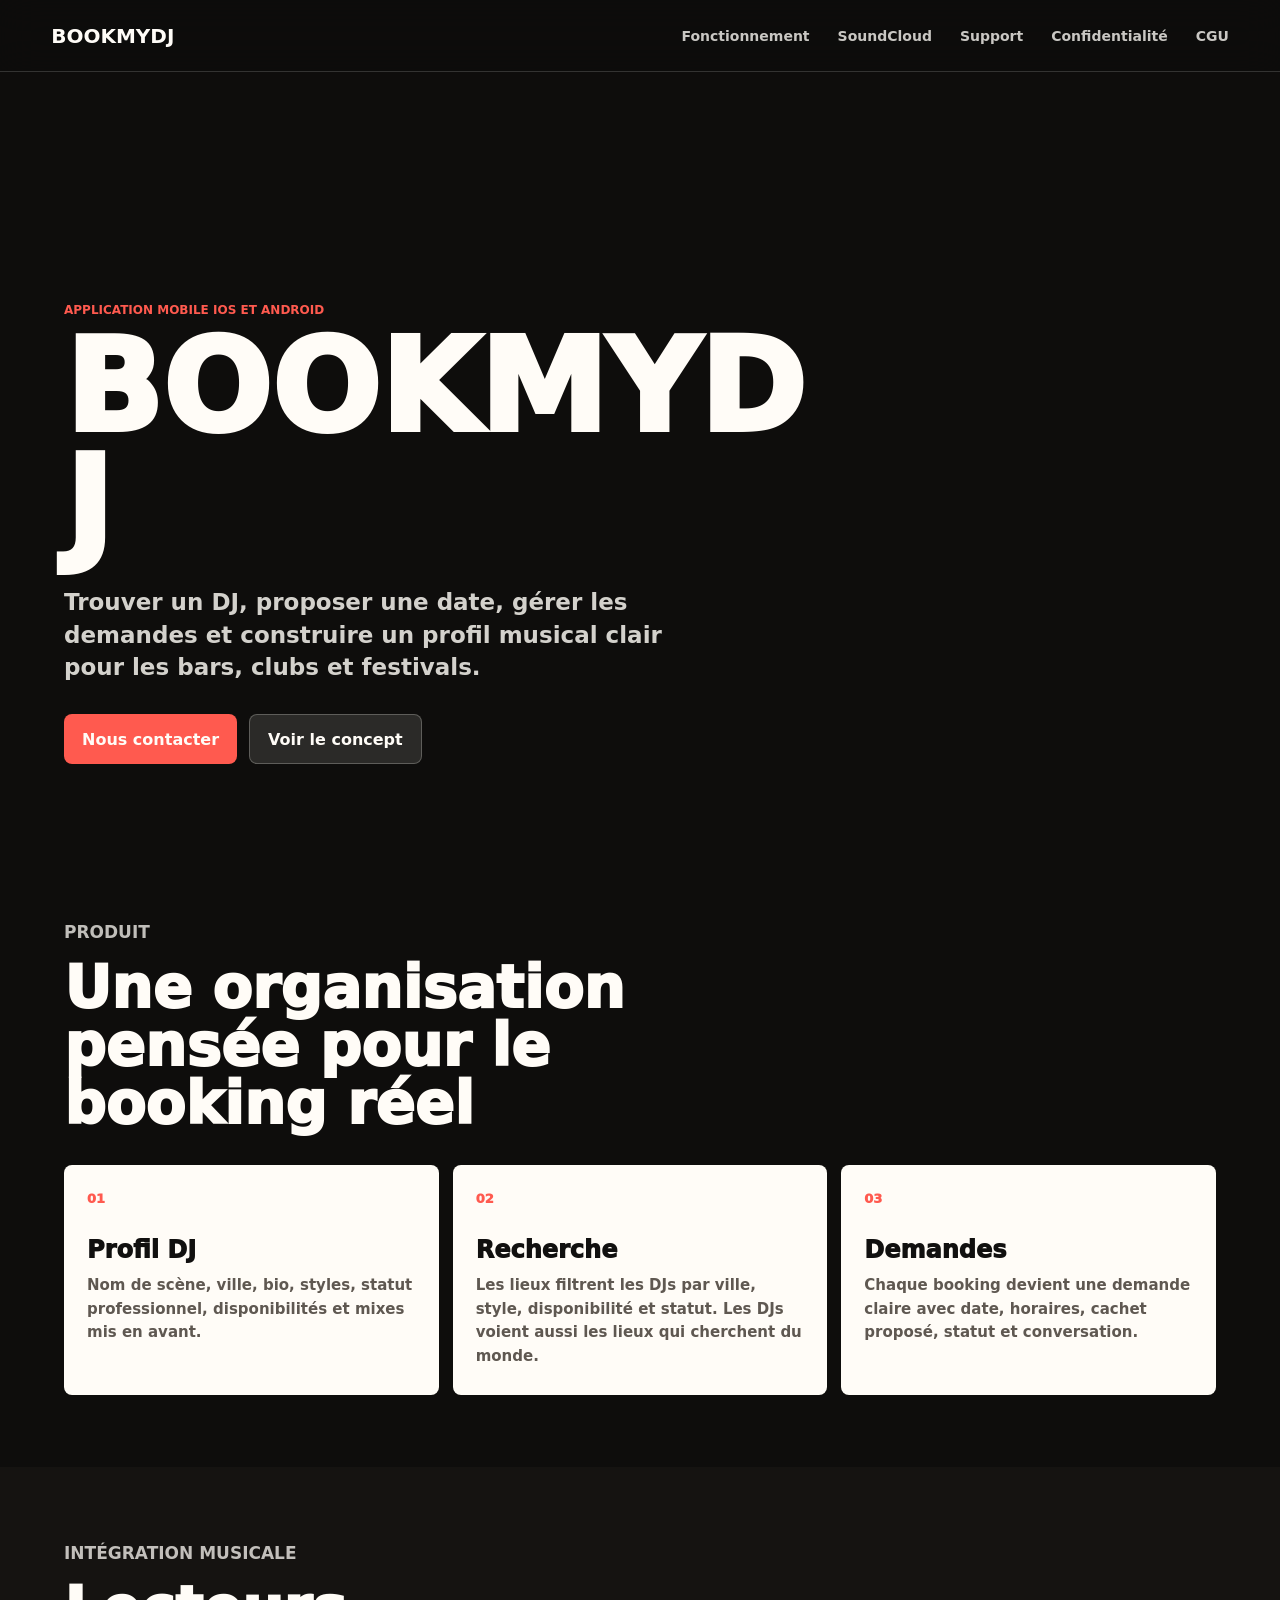
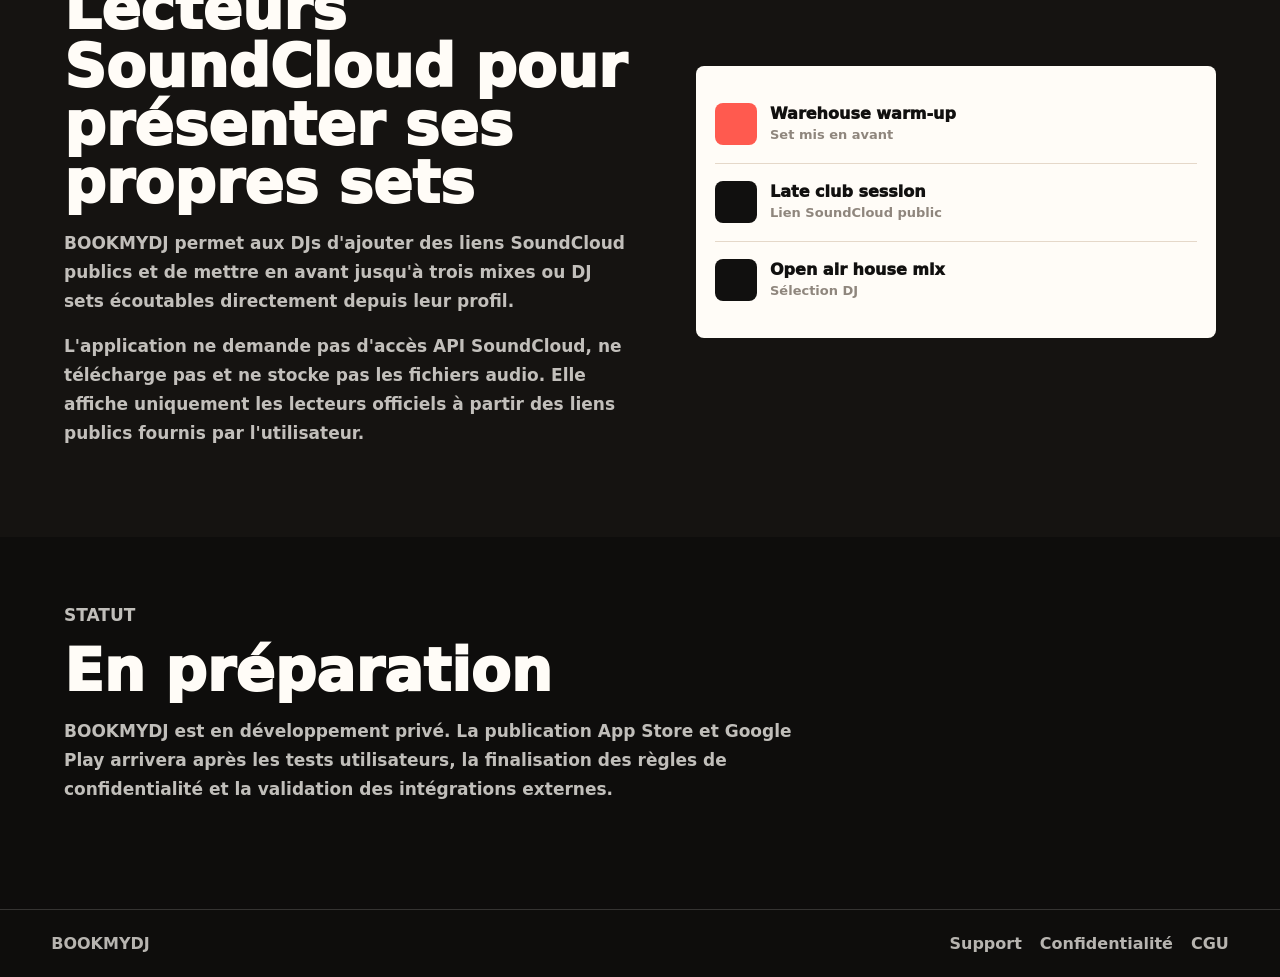
<file: index.html>
<!doctype html>
<html lang="fr">
  <head>
    <meta charset="utf-8" />
    <meta name="viewport" content="width=device-width, initial-scale=1" />
    <meta name="description" content="BOOKMYDJ aide les DJs et les lieux à se trouver, échanger et organiser des bookings en France." />
    <meta property="og:title" content="BOOKMYDJ" />
    <meta property="og:description" content="L'application mobile pour connecter DJs, bars, clubs et festivals." />
    <meta property="og:type" content="website" />
    <title>BOOKMYDJ - Booker des DJs simplement</title>
    <link rel="stylesheet" href="styles.css" />
  </head>
  <body>
    <header class="site-header" aria-label="Navigation principale">
      <a class="brand" href="index.html">BOOKMYDJ</a>
      <nav class="nav-links" aria-label="Liens utiles">
        <a href="#fonctionnement">Fonctionnement</a>
        <a href="#soundcloud">SoundCloud</a>
        <a href="support.html">Support</a>
        <a href="privacy.html">Confidentialité</a>
        <a href="cgu.html">CGU</a>
      </nav>
    </header>

    <main>
      <section class="hero" aria-labelledby="hero-title">
        <div class="hero-shade"></div>
        <div class="hero-content">
          <p class="eyebrow">Application mobile iOS et Android</p>
          <h1 id="hero-title">BOOKMYDJ</h1>
          <p class="hero-copy">Trouver un DJ, proposer une date, gérer les demandes et construire un profil musical clair pour les bars, clubs et festivals.</p>
          <div class="hero-actions">
            <a class="primary-link" href="mailto:contact@bookmydj.app">Nous contacter</a>
            <a class="secondary-link" href="#fonctionnement">Voir le concept</a>
          </div>
        </div>
      </section>

      <section class="section" id="fonctionnement" aria-labelledby="workflow-title">
        <div class="section-heading">
          <p class="eyebrow">Produit</p>
          <h2 id="workflow-title">Une organisation pensée pour le booking réel</h2>
        </div>
        <div class="feature-grid">
          <article class="feature-card">
            <span class="feature-number">01</span>
            <h3>Profil DJ</h3>
            <p>Nom de scène, ville, bio, styles, statut professionnel, disponibilités et mixes mis en avant.</p>
          </article>
          <article class="feature-card">
            <span class="feature-number">02</span>
            <h3>Recherche</h3>
            <p>Les lieux filtrent les DJs par ville, style, disponibilité et statut. Les DJs voient aussi les lieux qui cherchent du monde.</p>
          </article>
          <article class="feature-card">
            <span class="feature-number">03</span>
            <h3>Demandes</h3>
            <p>Chaque booking devient une demande claire avec date, horaires, cachet proposé, statut et conversation.</p>
          </article>
        </div>
      </section>

      <section class="split-section" id="soundcloud" aria-labelledby="soundcloud-title">
        <div>
          <p class="eyebrow">Intégration musicale</p>
          <h2 id="soundcloud-title">Lecteurs SoundCloud pour présenter ses propres sets</h2>
          <p>BOOKMYDJ permet aux DJs d'ajouter des liens SoundCloud publics et de mettre en avant jusqu'à trois mixes ou DJ sets écoutables directement depuis leur profil.</p>
          <p>L'application ne demande pas d'accès API SoundCloud, ne télécharge pas et ne stocke pas les fichiers audio. Elle affiche uniquement les lecteurs officiels à partir des liens publics fournis par l'utilisateur.</p>
        </div>
        <div class="sound-panel" aria-label="Aperçu de profil musical">
          <div class="sound-row active">
            <span></span>
            <div>
              <strong>Warehouse warm-up</strong>
              <p>Set mis en avant</p>
            </div>
          </div>
          <div class="sound-row">
            <span></span>
            <div>
              <strong>Late club session</strong>
              <p>Lien SoundCloud public</p>
            </div>
          </div>
          <div class="sound-row">
            <span></span>
            <div>
              <strong>Open air house mix</strong>
              <p>Sélection DJ</p>
            </div>
          </div>
        </div>
      </section>

      <section class="section compact" aria-labelledby="availability-title">
        <div class="section-heading">
          <p class="eyebrow">Statut</p>
          <h2 id="availability-title">En préparation</h2>
          <p>BOOKMYDJ est en développement privé. La publication App Store et Google Play arrivera après les tests utilisateurs, la finalisation des règles de confidentialité et la validation des intégrations externes.</p>
        </div>
      </section>
    </main>

    <footer class="site-footer">
      <span>BOOKMYDJ</span>
      <div>
        <a href="support.html">Support</a>
        <a href="privacy.html">Confidentialité</a>
        <a href="cgu.html">CGU</a>
      </div>
    </footer>
  </body>
</html>
</file>
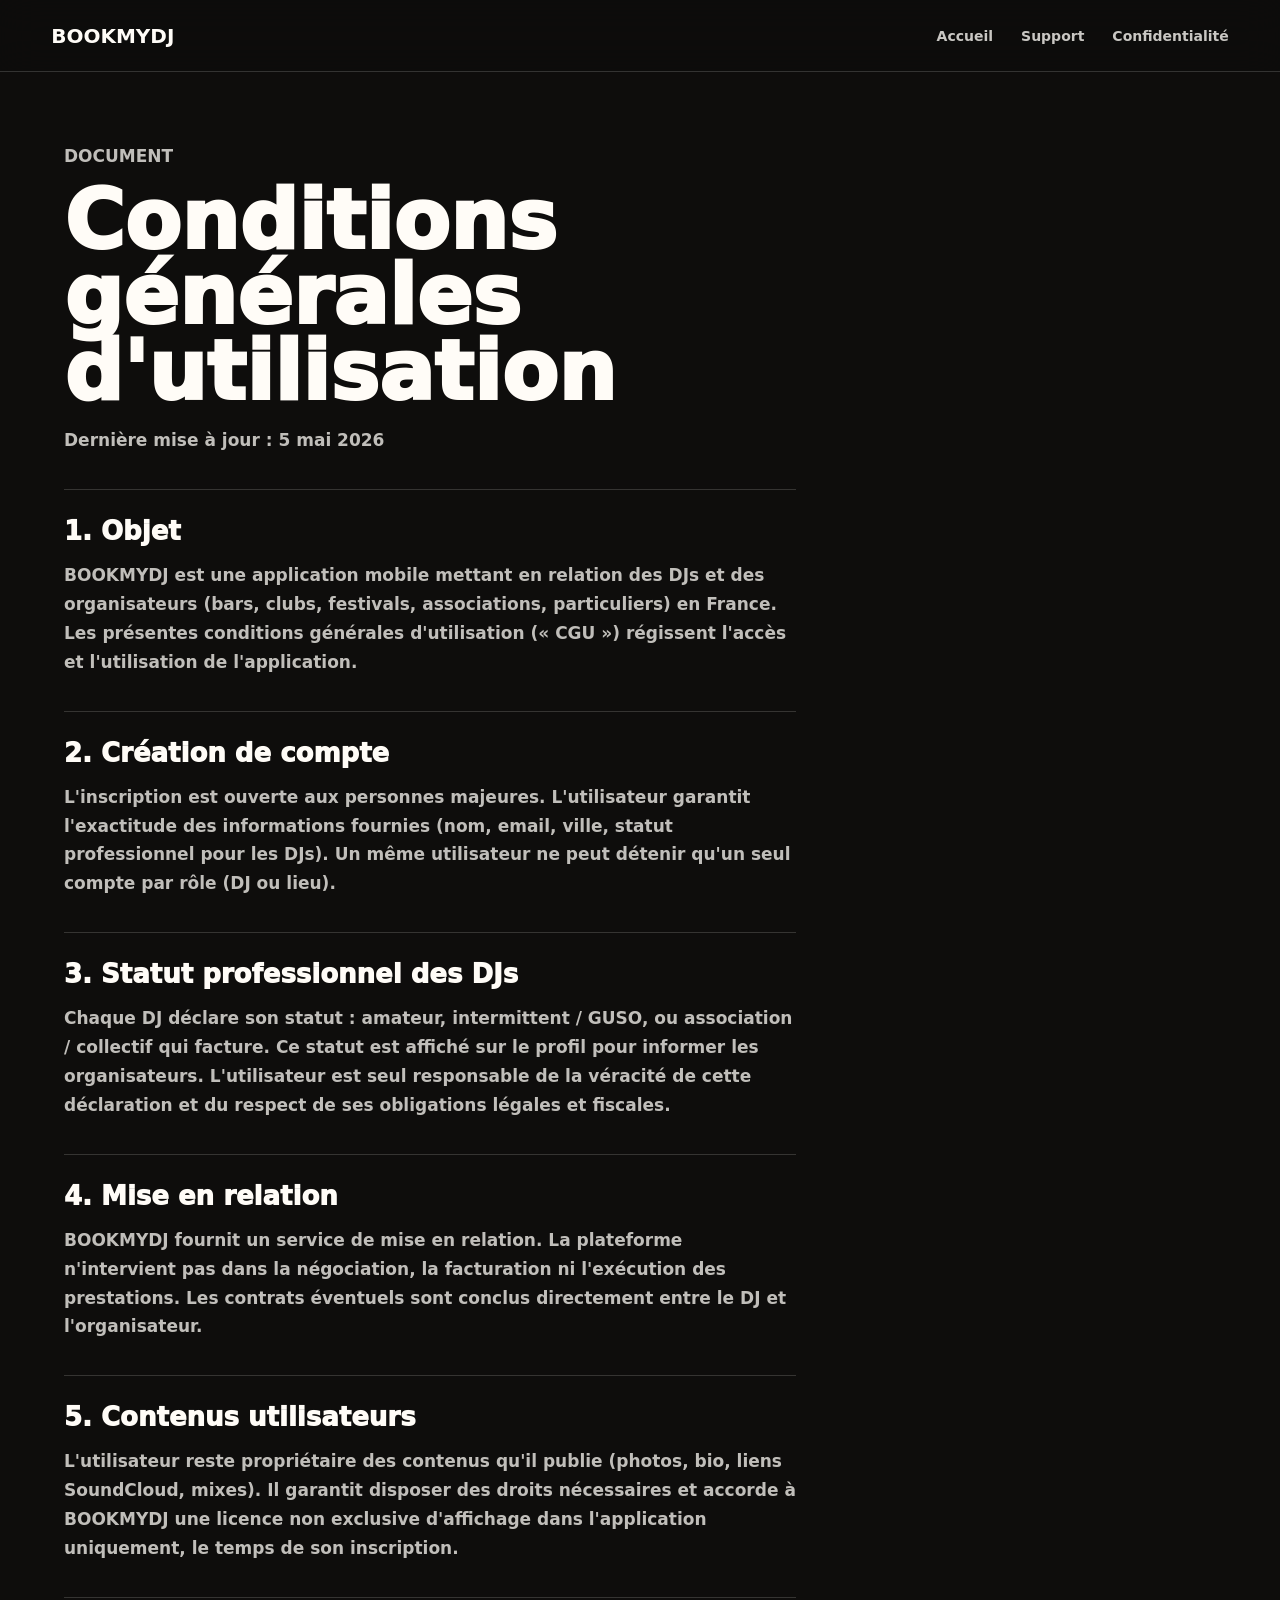
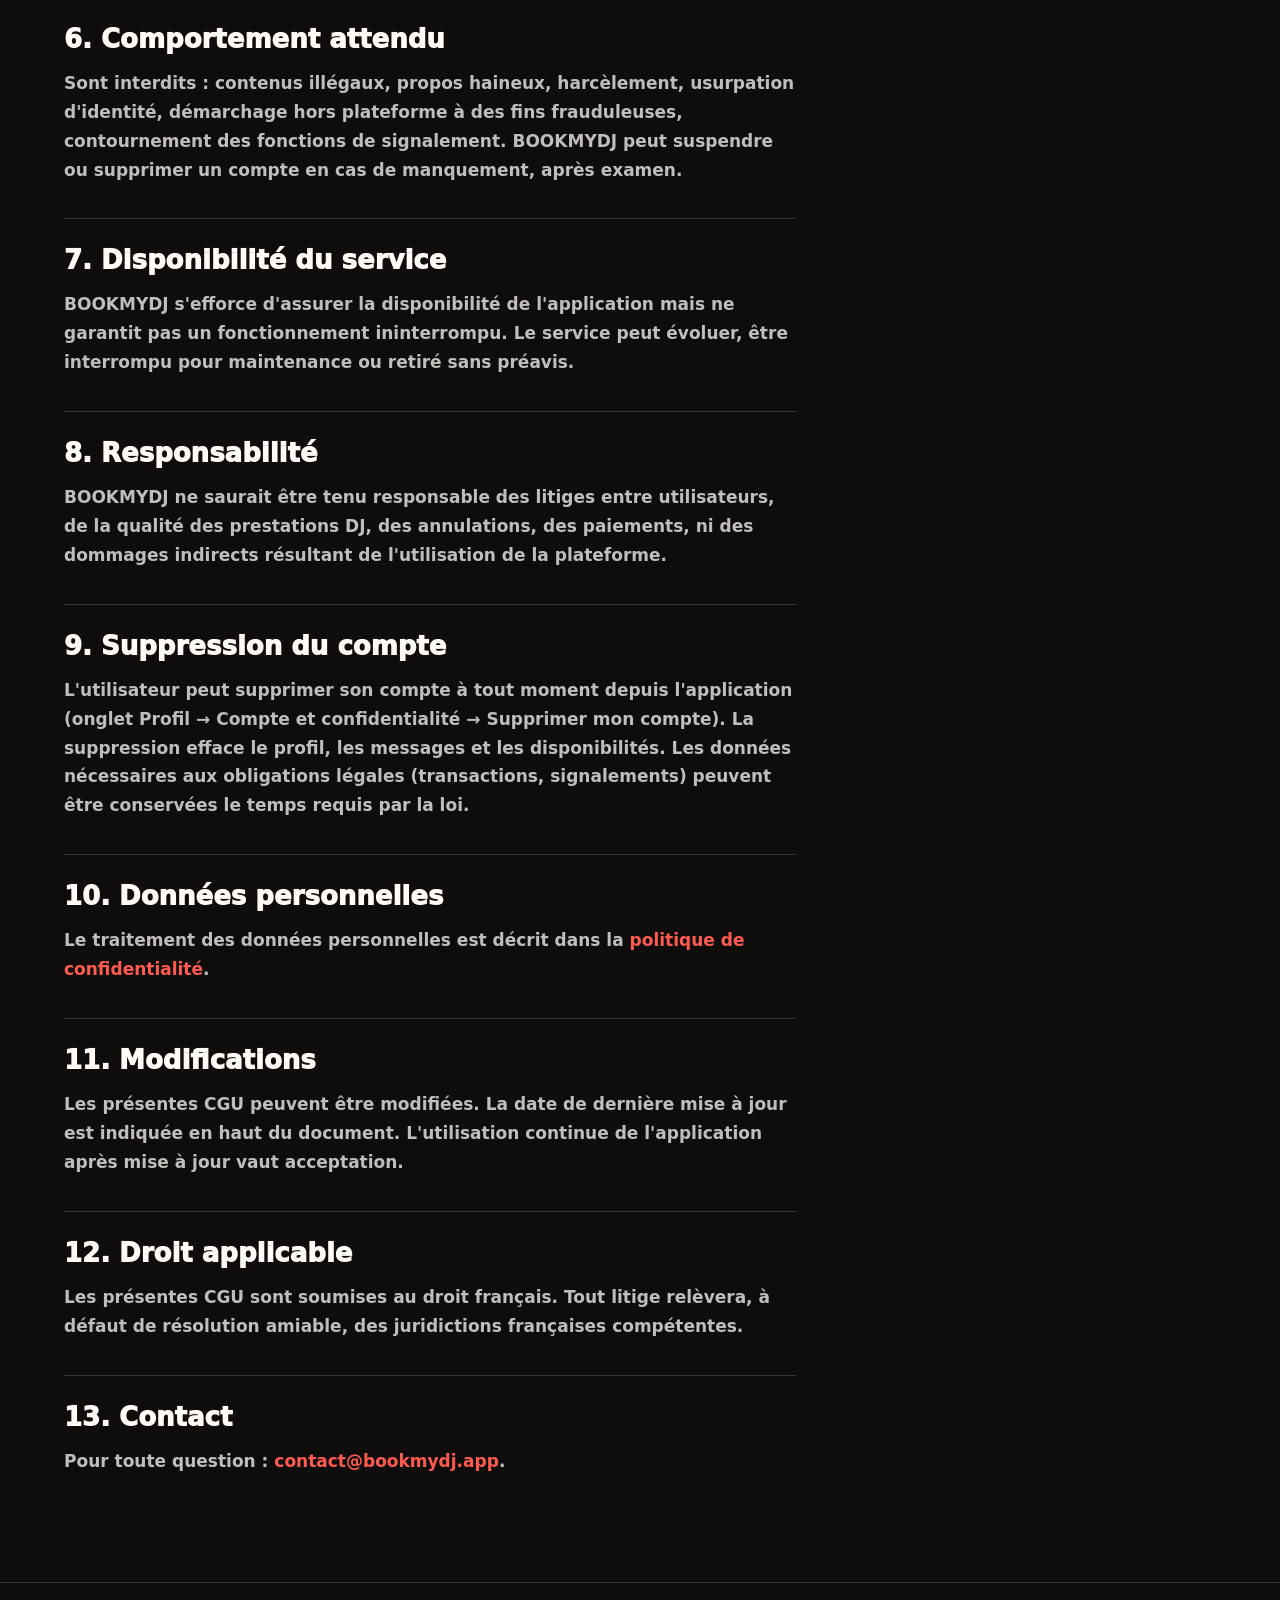
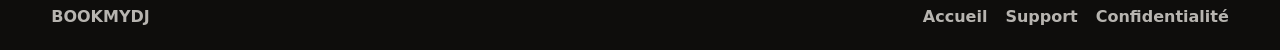
<file: cgu.html>
<!doctype html>
<html lang="fr">
  <head>
    <meta charset="utf-8" />
    <meta name="viewport" content="width=device-width, initial-scale=1" />
    <meta name="description" content="Conditions générales d'utilisation de BOOKMYDJ." />
    <title>CGU - BOOKMYDJ</title>
    <link rel="stylesheet" href="styles.css" />
  </head>
  <body>
    <header class="site-header simple">
      <a class="brand" href="index.html">BOOKMYDJ</a>
      <nav class="nav-links" aria-label="Liens utiles">
        <a href="index.html">Accueil</a>
        <a href="support.html">Support</a>
        <a href="privacy.html">Confidentialité</a>
      </nav>
    </header>

    <main class="legal-page">
      <p class="eyebrow">Document</p>
      <h1>Conditions générales d'utilisation</h1>
      <p class="updated">Dernière mise à jour : 5 mai 2026</p>

      <section>
        <h2>1. Objet</h2>
        <p>BOOKMYDJ est une application mobile mettant en relation des DJs et des organisateurs (bars, clubs, festivals, associations, particuliers) en France. Les présentes conditions générales d'utilisation (« CGU ») régissent l'accès et l'utilisation de l'application.</p>
      </section>

      <section>
        <h2>2. Création de compte</h2>
        <p>L'inscription est ouverte aux personnes majeures. L'utilisateur garantit l'exactitude des informations fournies (nom, email, ville, statut professionnel pour les DJs). Un même utilisateur ne peut détenir qu'un seul compte par rôle (DJ ou lieu).</p>
      </section>

      <section>
        <h2>3. Statut professionnel des DJs</h2>
        <p>Chaque DJ déclare son statut : amateur, intermittent / GUSO, ou association / collectif qui facture. Ce statut est affiché sur le profil pour informer les organisateurs. L'utilisateur est seul responsable de la véracité de cette déclaration et du respect de ses obligations légales et fiscales.</p>
      </section>

      <section>
        <h2>4. Mise en relation</h2>
        <p>BOOKMYDJ fournit un service de mise en relation. La plateforme n'intervient pas dans la négociation, la facturation ni l'exécution des prestations. Les contrats éventuels sont conclus directement entre le DJ et l'organisateur.</p>
      </section>

      <section>
        <h2>5. Contenus utilisateurs</h2>
        <p>L'utilisateur reste propriétaire des contenus qu'il publie (photos, bio, liens SoundCloud, mixes). Il garantit disposer des droits nécessaires et accorde à BOOKMYDJ une licence non exclusive d'affichage dans l'application uniquement, le temps de son inscription.</p>
      </section>

      <section>
        <h2>6. Comportement attendu</h2>
        <p>Sont interdits : contenus illégaux, propos haineux, harcèlement, usurpation d'identité, démarchage hors plateforme à des fins frauduleuses, contournement des fonctions de signalement. BOOKMYDJ peut suspendre ou supprimer un compte en cas de manquement, après examen.</p>
      </section>

      <section>
        <h2>7. Disponibilité du service</h2>
        <p>BOOKMYDJ s'efforce d'assurer la disponibilité de l'application mais ne garantit pas un fonctionnement ininterrompu. Le service peut évoluer, être interrompu pour maintenance ou retiré sans préavis.</p>
      </section>

      <section>
        <h2>8. Responsabilité</h2>
        <p>BOOKMYDJ ne saurait être tenu responsable des litiges entre utilisateurs, de la qualité des prestations DJ, des annulations, des paiements, ni des dommages indirects résultant de l'utilisation de la plateforme.</p>
      </section>

      <section>
        <h2>9. Suppression du compte</h2>
        <p>L'utilisateur peut supprimer son compte à tout moment depuis l'application (onglet Profil → Compte et confidentialité → Supprimer mon compte). La suppression efface le profil, les messages et les disponibilités. Les données nécessaires aux obligations légales (transactions, signalements) peuvent être conservées le temps requis par la loi.</p>
      </section>

      <section>
        <h2>10. Données personnelles</h2>
        <p>Le traitement des données personnelles est décrit dans la <a href="privacy.html">politique de confidentialité</a>.</p>
      </section>

      <section>
        <h2>11. Modifications</h2>
        <p>Les présentes CGU peuvent être modifiées. La date de dernière mise à jour est indiquée en haut du document. L'utilisation continue de l'application après mise à jour vaut acceptation.</p>
      </section>

      <section>
        <h2>12. Droit applicable</h2>
        <p>Les présentes CGU sont soumises au droit français. Tout litige relèvera, à défaut de résolution amiable, des juridictions françaises compétentes.</p>
      </section>

      <section>
        <h2>13. Contact</h2>
        <p>Pour toute question : <a href="mailto:contact@bookmydj.app">contact@bookmydj.app</a>.</p>
      </section>
    </main>

    <footer class="site-footer">
      <span>BOOKMYDJ</span>
      <div>
        <a href="index.html">Accueil</a>
        <a href="support.html">Support</a>
        <a href="privacy.html">Confidentialité</a>
      </div>
    </footer>
  </body>
</html>
</file>
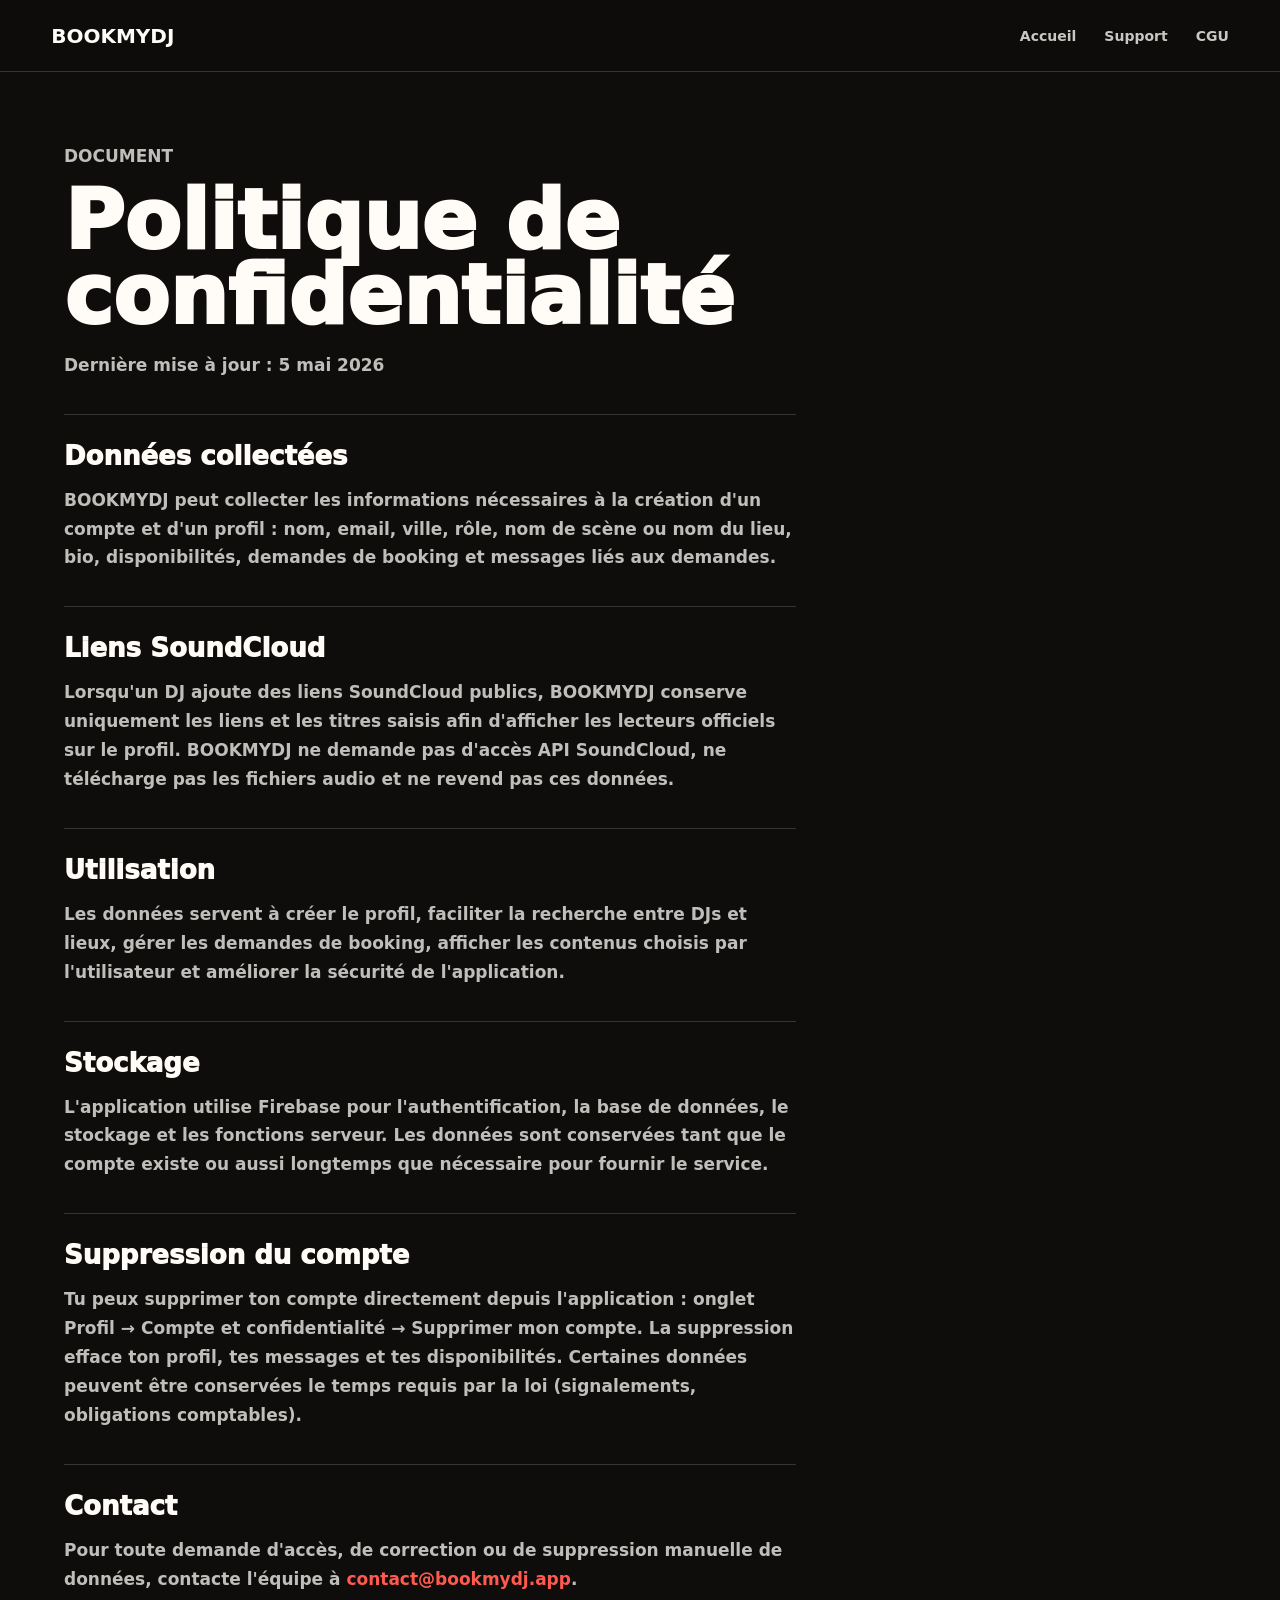
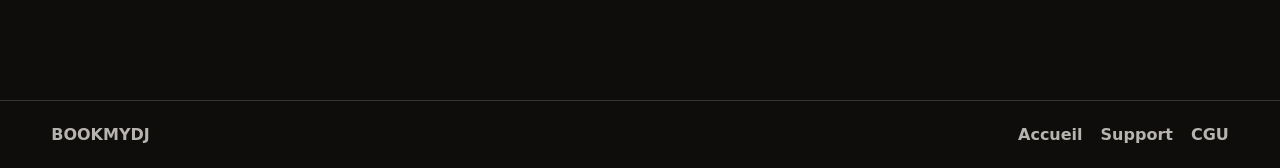
<file: privacy.html>
<!doctype html>
<html lang="fr">
  <head>
    <meta charset="utf-8" />
    <meta name="viewport" content="width=device-width, initial-scale=1" />
    <meta name="description" content="Politique de confidentialité de BOOKMYDJ." />
    <title>Confidentialité - BOOKMYDJ</title>
    <link rel="stylesheet" href="styles.css" />
  </head>
  <body>
    <header class="site-header simple">
      <a class="brand" href="index.html">BOOKMYDJ</a>
      <nav class="nav-links" aria-label="Liens utiles">
        <a href="index.html">Accueil</a>
        <a href="support.html">Support</a>
        <a href="cgu.html">CGU</a>
      </nav>
    </header>

    <main class="legal-page">
      <p class="eyebrow">Document</p>
      <h1>Politique de confidentialité</h1>
      <p class="updated">Dernière mise à jour : 5 mai 2026</p>

      <section>
        <h2>Données collectées</h2>
        <p>BOOKMYDJ peut collecter les informations nécessaires à la création d'un compte et d'un profil : nom, email, ville, rôle, nom de scène ou nom du lieu, bio, disponibilités, demandes de booking et messages liés aux demandes.</p>
      </section>

      <section>
        <h2>Liens SoundCloud</h2>
        <p>Lorsqu'un DJ ajoute des liens SoundCloud publics, BOOKMYDJ conserve uniquement les liens et les titres saisis afin d'afficher les lecteurs officiels sur le profil. BOOKMYDJ ne demande pas d'accès API SoundCloud, ne télécharge pas les fichiers audio et ne revend pas ces données.</p>
      </section>

      <section>
        <h2>Utilisation</h2>
        <p>Les données servent à créer le profil, faciliter la recherche entre DJs et lieux, gérer les demandes de booking, afficher les contenus choisis par l'utilisateur et améliorer la sécurité de l'application.</p>
      </section>

      <section>
        <h2>Stockage</h2>
        <p>L'application utilise Firebase pour l'authentification, la base de données, le stockage et les fonctions serveur. Les données sont conservées tant que le compte existe ou aussi longtemps que nécessaire pour fournir le service.</p>
      </section>

      <section>
        <h2>Suppression du compte</h2>
        <p>Tu peux supprimer ton compte directement depuis l'application : onglet Profil → Compte et confidentialité → Supprimer mon compte. La suppression efface ton profil, tes messages et tes disponibilités. Certaines données peuvent être conservées le temps requis par la loi (signalements, obligations comptables).</p>
      </section>

      <section>
        <h2>Contact</h2>
        <p>Pour toute demande d'accès, de correction ou de suppression manuelle de données, contacte l'équipe à <a href="mailto:contact@bookmydj.app">contact@bookmydj.app</a>.</p>
      </section>
    </main>

    <footer class="site-footer">
      <span>BOOKMYDJ</span>
      <div>
        <a href="index.html">Accueil</a>
        <a href="support.html">Support</a>
        <a href="cgu.html">CGU</a>
      </div>
    </footer>
  </body>
</html>
</file>
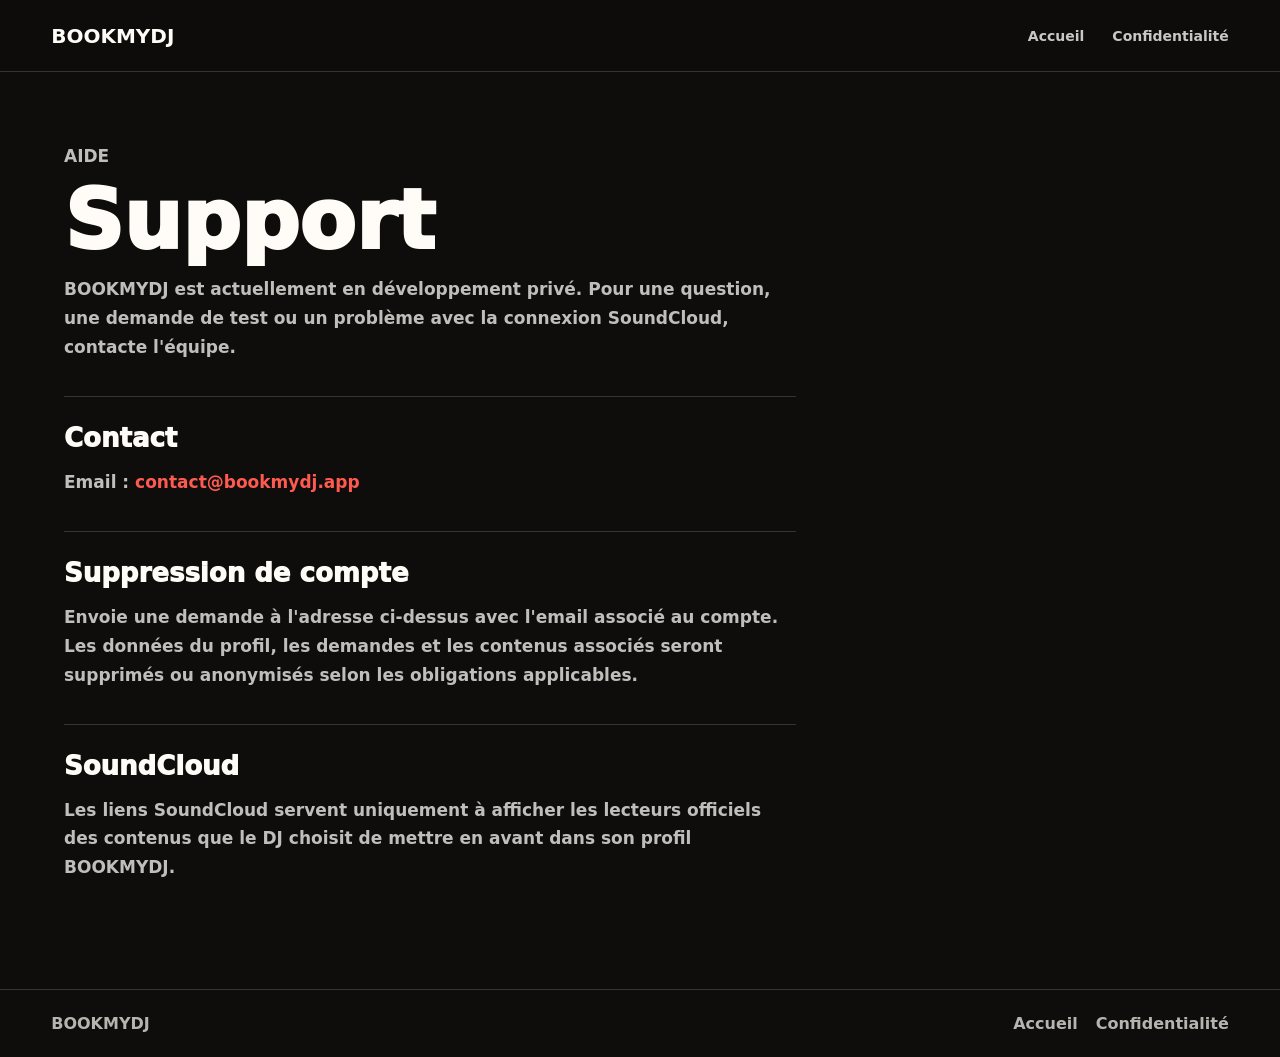
<file: support.html>
<!doctype html>
<html lang="fr">
  <head>
    <meta charset="utf-8" />
    <meta name="viewport" content="width=device-width, initial-scale=1" />
    <meta name="description" content="Support BOOKMYDJ." />
    <title>Support - BOOKMYDJ</title>
    <link rel="stylesheet" href="styles.css" />
  </head>
  <body>
    <header class="site-header simple">
      <a class="brand" href="index.html">BOOKMYDJ</a>
      <nav class="nav-links" aria-label="Liens utiles">
        <a href="index.html">Accueil</a>
        <a href="privacy.html">Confidentialité</a>
      </nav>
    </header>

    <main class="legal-page">
      <p class="eyebrow">Aide</p>
      <h1>Support</h1>
      <p>BOOKMYDJ est actuellement en développement privé. Pour une question, une demande de test ou un problème avec la connexion SoundCloud, contacte l'équipe.</p>

      <section>
        <h2>Contact</h2>
        <p>Email : <a href="mailto:contact@bookmydj.app">contact@bookmydj.app</a></p>
      </section>

      <section>
        <h2>Suppression de compte</h2>
        <p>Envoie une demande à l'adresse ci-dessus avec l'email associé au compte. Les données du profil, les demandes et les contenus associés seront supprimés ou anonymisés selon les obligations applicables.</p>
      </section>

      <section>
        <h2>SoundCloud</h2>
        <p>Les liens SoundCloud servent uniquement à afficher les lecteurs officiels des contenus que le DJ choisit de mettre en avant dans son profil BOOKMYDJ.</p>
      </section>
    </main>

    <footer class="site-footer">
      <span>BOOKMYDJ</span>
      <div>
        <a href="index.html">Accueil</a>
        <a href="privacy.html">Confidentialité</a>
      </div>
    </footer>
  </body>
</html>
</file>
<file: styles.css>
:root {
  color-scheme: dark;
  --ink: #11100f;
  --paper: #fffcf7;
  --muted: #8f867d;
  --line: rgba(255, 252, 247, 0.16);
  --accent: #ff5a4f;
  --teal: #19a78e;
  --blue: #4968f2;
  --night: #0e0d0c;
}

* {
  box-sizing: border-box;
}

body {
  margin: 0;
  min-width: 320px;
  background: var(--night);
  color: var(--paper);
  font-family: Inter, ui-sans-serif, system-ui, -apple-system, BlinkMacSystemFont, "Segoe UI", sans-serif;
  letter-spacing: 0;
}

a {
  color: inherit;
  text-decoration: none;
}

.site-header {
  position: fixed;
  z-index: 20;
  top: 0;
  left: 0;
  right: 0;
  display: flex;
  align-items: center;
  justify-content: space-between;
  gap: 24px;
  min-height: 72px;
  padding: 14px clamp(18px, 4vw, 54px);
  background: rgba(14, 13, 12, 0.78);
  border-bottom: 1px solid var(--line);
  backdrop-filter: blur(18px);
}

.site-header.simple {
  position: sticky;
}

.brand {
  font-size: 20px;
  font-weight: 900;
}

.nav-links {
  display: flex;
  align-items: center;
  justify-content: flex-end;
  gap: clamp(12px, 3vw, 28px);
  color: rgba(255, 252, 247, 0.78);
  font-size: 14px;
  font-weight: 800;
}

.hero {
  position: relative;
  min-height: 94vh;
  display: grid;
  align-items: end;
  padding: 118px clamp(18px, 5vw, 72px) 82px;
  background-image: url("https://images.unsplash.com/photo-1516450360452-9312f5e86fc7?auto=format&fit=crop&w=2200&q=86");
  background-size: cover;
  background-position: center;
  overflow: hidden;
}

.hero-shade {
  position: absolute;
  inset: 0;
  background: linear-gradient(90deg, rgba(14, 13, 12, 0.92), rgba(14, 13, 12, 0.58) 46%, rgba(14, 13, 12, 0.18)), linear-gradient(0deg, rgba(14, 13, 12, 0.94), rgba(14, 13, 12, 0) 45%);
}

.hero-content {
  position: relative;
  max-width: 780px;
  min-width: 0;
}

.eyebrow {
  margin: 0 0 12px;
  color: var(--accent);
  font-size: 12px;
  font-weight: 900;
  text-transform: uppercase;
}

h1,
h2,
h3,
p {
  letter-spacing: 0;
}

h1 {
  margin: 0;
  font-size: clamp(56px, 10vw, 128px);
  line-height: 0.92;
  font-weight: 950;
  max-width: 100%;
  overflow-wrap: anywhere;
}

.hero-copy {
  max-width: 640px;
  margin: 22px 0 0;
  color: rgba(255, 252, 247, 0.82);
  font-size: clamp(18px, 2vw, 23px);
  line-height: 1.42;
  font-weight: 700;
}

.hero-actions {
  display: flex;
  flex-wrap: wrap;
  gap: 12px;
  margin-top: 30px;
}

.primary-link,
.secondary-link {
  display: inline-flex;
  align-items: center;
  justify-content: center;
  min-height: 50px;
  border-radius: 8px;
  padding: 0 18px;
  font-weight: 900;
}

.primary-link {
  background: var(--accent);
  color: var(--paper);
}

.secondary-link {
  background: rgba(255, 252, 247, 0.12);
  border: 1px solid rgba(255, 252, 247, 0.24);
}

.section,
.split-section {
  padding: 72px clamp(18px, 5vw, 72px);
}

.section-heading {
  max-width: 760px;
}

h2 {
  margin: 0;
  font-size: clamp(34px, 5vw, 58px);
  line-height: 1;
  font-weight: 930;
}

.section-heading p,
.split-section p,
.legal-page p {
  color: rgba(255, 252, 247, 0.74);
  font-size: 17px;
  line-height: 1.7;
  font-weight: 650;
}

.feature-grid {
  display: grid;
  grid-template-columns: repeat(3, minmax(0, 1fr));
  gap: 14px;
  margin-top: 32px;
}

.feature-card,
.sound-panel {
  border: 1px solid rgba(255, 252, 247, 0.16);
  border-radius: 8px;
  background: var(--paper);
  color: var(--ink);
}

.feature-card {
  min-height: 230px;
  padding: 22px;
}

.feature-number {
  display: inline-flex;
  margin-bottom: 30px;
  color: var(--accent);
  font-size: 13px;
  font-weight: 950;
}

h3 {
  margin: 0 0 10px;
  font-size: 24px;
  font-weight: 930;
}

.feature-card p {
  margin: 0;
  color: #5f5851;
  font-size: 15px;
  line-height: 1.58;
  font-weight: 700;
}

.split-section {
  display: grid;
  grid-template-columns: minmax(0, 1fr) minmax(300px, 520px);
  gap: clamp(22px, 5vw, 70px);
  align-items: center;
  background: #151311;
}

.sound-panel {
  padding: 18px;
}

.sound-row {
  display: flex;
  align-items: center;
  gap: 13px;
  min-height: 78px;
  border-top: 1px solid #e5d8c9;
}

.sound-row:first-child {
  border-top: 0;
}

.sound-row span {
  width: 42px;
  height: 42px;
  border-radius: 8px;
  background: var(--ink);
}

.sound-row.active span {
  background: var(--accent);
}

.sound-row strong {
  display: block;
  font-size: 16px;
  font-weight: 930;
}

.sound-row p {
  margin: 3px 0 0;
  color: var(--muted);
  font-size: 13px;
  line-height: 1.4;
}

.compact {
  padding-top: 64px;
  padding-bottom: 88px;
}

.legal-page {
  max-width: 860px;
  padding: 70px clamp(18px, 5vw, 72px) 90px;
}

.legal-page h1 {
  font-size: clamp(42px, 8vw, 82px);
}

.legal-page section {
  margin-top: 34px;
  padding-top: 28px;
  border-top: 1px solid var(--line);
}

.legal-page h2 {
  font-size: 26px;
}

.legal-page a {
  color: var(--accent);
  font-weight: 900;
}

.updated {
  color: var(--muted);
}

.site-footer {
  display: flex;
  align-items: center;
  justify-content: space-between;
  gap: 18px;
  padding: 24px clamp(18px, 4vw, 54px);
  border-top: 1px solid var(--line);
  color: rgba(255, 252, 247, 0.7);
  font-weight: 850;
}

.site-footer div {
  display: flex;
  gap: 18px;
}

@media (max-width: 780px) {
  .site-header {
    align-items: flex-start;
    flex-direction: column;
    gap: 10px;
    overflow: hidden;
  }

  .nav-links {
    width: 100%;
    max-width: 100%;
    justify-content: flex-start;
    overflow-x: auto;
    padding-bottom: 4px;
  }

  h1 {
    font-size: clamp(42px, 13vw, 54px);
    line-height: 0.98;
  }

  .hero {
    min-height: 92vh;
    padding-top: 150px;
    background-position: 62% center;
  }

  .feature-grid,
  .split-section {
    grid-template-columns: 1fr;
  }

  .feature-card {
    min-height: 190px;
  }

  .site-footer {
    flex-direction: column;
    align-items: flex-start;
  }
}
</file>
